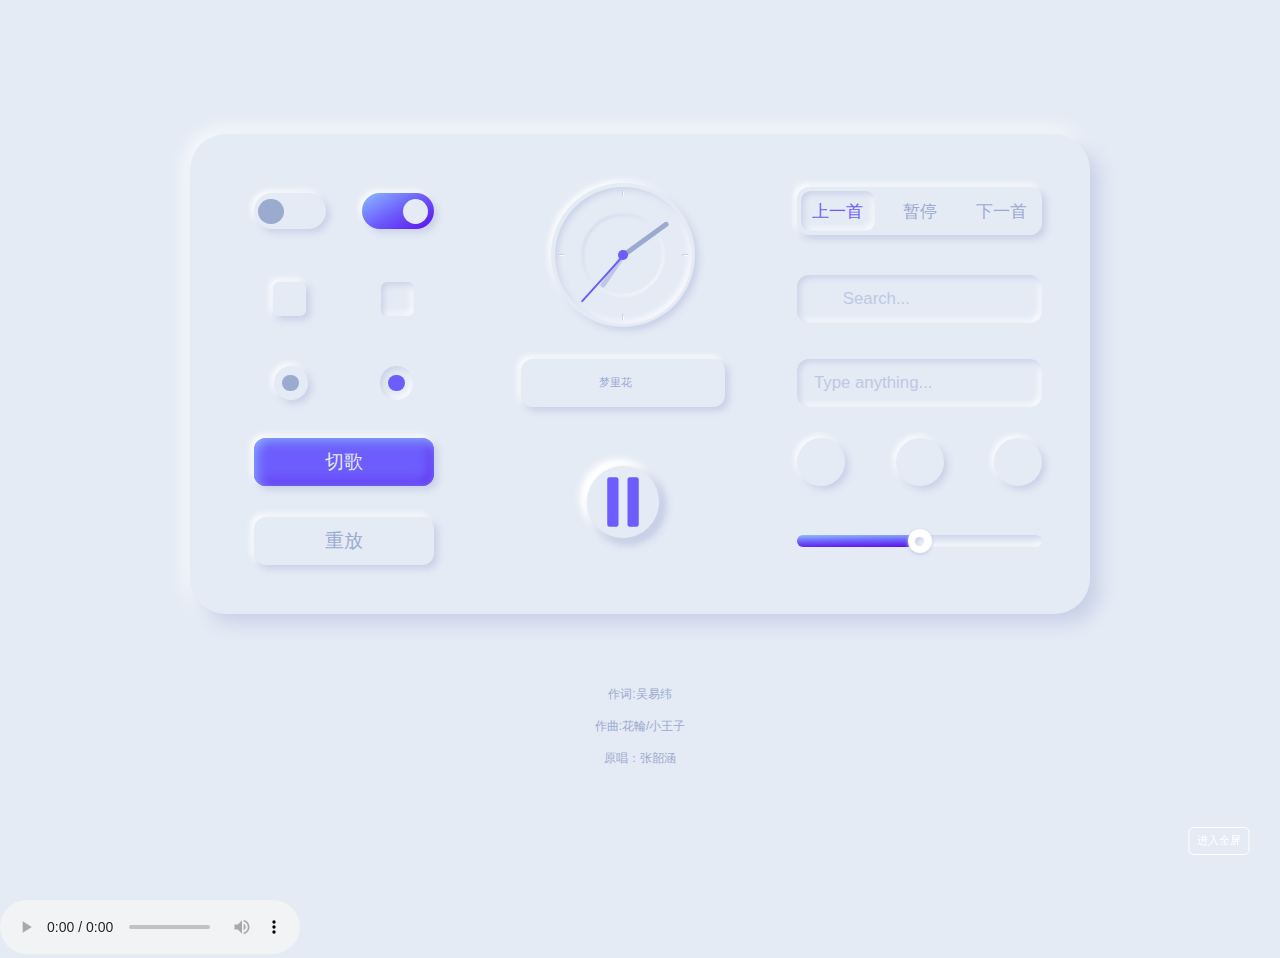
<file: my-player/index.html>
<!DOCTYPE html>
<html lang="en">
<head>
  <meta charset="UTF-8">
  <meta http-equiv="X-UA-Compatible" content="IE=edge">
  <meta name="viewport" content="width=device-width, initial-scale=1.0">
  <title>LCS-player</title>
  <link rel="stylesheet" href="//at.alicdn.com/t/c/font_3322649_ca0b7eo29gl.css">
  <link rel="stylesheet" href="./style.css">
</head>
<body>
  <div class="container">
    <div class="components">

      <div class="switch">
        <div class="switch__1">
          <input id="switch-1" type="checkbox">
          <label for="switch-1"></label>
        </div>

        <div class="switch__2">
          <input id="switch-2" type="checkbox" checked>
          <label for="switch-2"></label>
        </div>
      </div>

      <div class="checkbox">
        <div class="checkbox__1">
          <input id="checkbox-1" type="checkbox">
          <label for="checkbox-1">
            <i class="material-icons iconfont icon-shoucang"></i></label>
        </div>
        <div class="checkbox__2">
          <input id="checkbox-2" type="checkbox" checked>
          <label for="checkbox-2">
            <i class="iconfont icon-yanchurili material-icons ">
            </i></label>
        </div>
      </div>

      <div class="radio">
        <div class="radio__1">
          <input id="radio-1" type="radio" name="radio" value="1">
          <label for="radio-1"></label>
        </div>

        <div class="radio__2">
          <input id="radio-2" type="radio" name="radio" value="2" checked>
          <label for="radio-2"></label>
        </div>
      </div>

      <div class="btn btn__primary">
        <p>切歌</p>
      </div>
      <div class="btn btn__secondary">
        <p>重放</p>
      </div>

      <div class="clock">
        <div class="hand hours"></div>
        <div class="hand minutes"></div>
        <div class="hand seconds"></div>
        <div class="point"></div>
        <div class="marker">
          <span class="marker__1"></span>
          <span class="marker__2"></span>
          <span class="marker__3"></span>
          <span class="marker__4"></span>
        </div>
      </div>

      <div class="chip">
        <div class="chip__icon">
          <ion-icon name="color-palette"></ion-icon>
        </div>
        <p class="nowDate">梦里花</p>
        <div class="chip__close">
          <ion-icon name="close"></ion-icon>
        </div>
      </div>

      <div class="circle">
        <span class="circle__btn">
          <!-- <ion-icon class="pause" name="pause"></ion-icon> -->
          <svg xmlns="http://www.w3.org/2000/svg" class="ionicon s-ion-icon pause" viewBox="0 0 512 512">
            <defs>
              <style>
                .cls-1,
                .cls-2 {
                  fill: #6d5dfc;
                }
              </style>
            </defs>
            <path class="cls-1"
              d="M208 432h-48a16 16 0 01-16-16V96a16 16 0 0116-16h48a16 16 0 0116 16v320a16 16 0 01-16 16zM352 432h-48a16 16 0 01-16-16V96a16 16 0 0116-16h48a16 16 0 0116 16v320a16 16 0 01-16 16z">
            </path>
          </svg>
          <svg xmlns="http://www.w3.org/2000/svg" class="ionicon s-ion-icon play" viewBox="0 0 512 512">
            <path class="cls-2 pause"
              d="M133 440a35.37 35.37 0 01-17.5-4.67c-12-6.8-19.46-20-19.46-34.33V111c0-14.37 7.46-27.53 19.46-34.33a35.13 35.13 0 0135.77.45l247.85 148.36a36 36 0 010 61l-247.89 148.4A35.5 35.5 0 01133 440z">
            </path>
          </svg>
        </span>
        <span class="circle__back-1"></span>
        <span class="circle__back-2"></span>
      </div>

      <div class="form">
        <input type="text" class="form__input" placeholder="Type anything...">
      </div>

      <div class="search">
        <input type="text" class="search__input" placeholder="Search...">
        <div class="search__icon">
          <ion-icon name="search"></ion-icon>
        </div>
      </div>

      <div class="segmented-control">

        <input type="radio" name="radio2" value="3" id="tab-1" checked />
        <label for="tab-1" class="segmented-control__1">
          <p>上一首</p>
        </label>

        <input type="radio" name="radio2" value="4" id="tab-2" />
        <label for="tab-2" class="segmented-control__2">
          <p>暂停</p>
        </label>

        <input type="radio" name="radio2" value="5" id="tab-3" />
        <label for="tab-3" class="segmented-control__3">
          <p>下一首</p>
        </label>

        <div class="segmented-control__color"></div>
      </div>

      <div class="icon">
        <div class="icon__home">
          <i class="iconfont icon-shouye"></i>
        </div>
        <div class="icon__account">
          <i class="iconfont icon-zhaoxiangji"></i>
        </div>
        <div class="icon__settings">
          <a class="iconfont icon-sousuo" href="../christmas-tree.html"></a>
        </div>
      </div>

      <div class="slider">
        <div class="slider__box">
          <span class="slider__btn" id="find"></span>
          <span class="slider__color"></span>
          <span class="slider__tooltip">50%</span>
        </div>
      </div>
    </div>
    <div class="aplayer-lrc">
      <ul id="lrclist" class="aplayer-lrc-contents" style="transform: translateY(0px);"><!-- 保证歌词在正中间 -->
      </ul>
    </div>
  </div>
  <audio
    src="http://m701.music.126.net/20221225132154/0de3dcf111ae6791e54b0b906b2fce7c/jdymusic/obj/wo3DlMOGwrbDjj7DisKw/23062615037/e431/6231/5789/33069f21a76dd2abf71283f3464cdd22.mp3"
    id="audio" autoplay="true" preload="metadata" loop controls>
  </audio>
  <button class="btns" id="fullscr">进入全屏</button>
</body>
<script src="https://cdn.bootcdn.net/ajax/libs/jquery/3.6.2/jquery.js"></script>
<script src="./demo.js"></script>
</html>
</file>
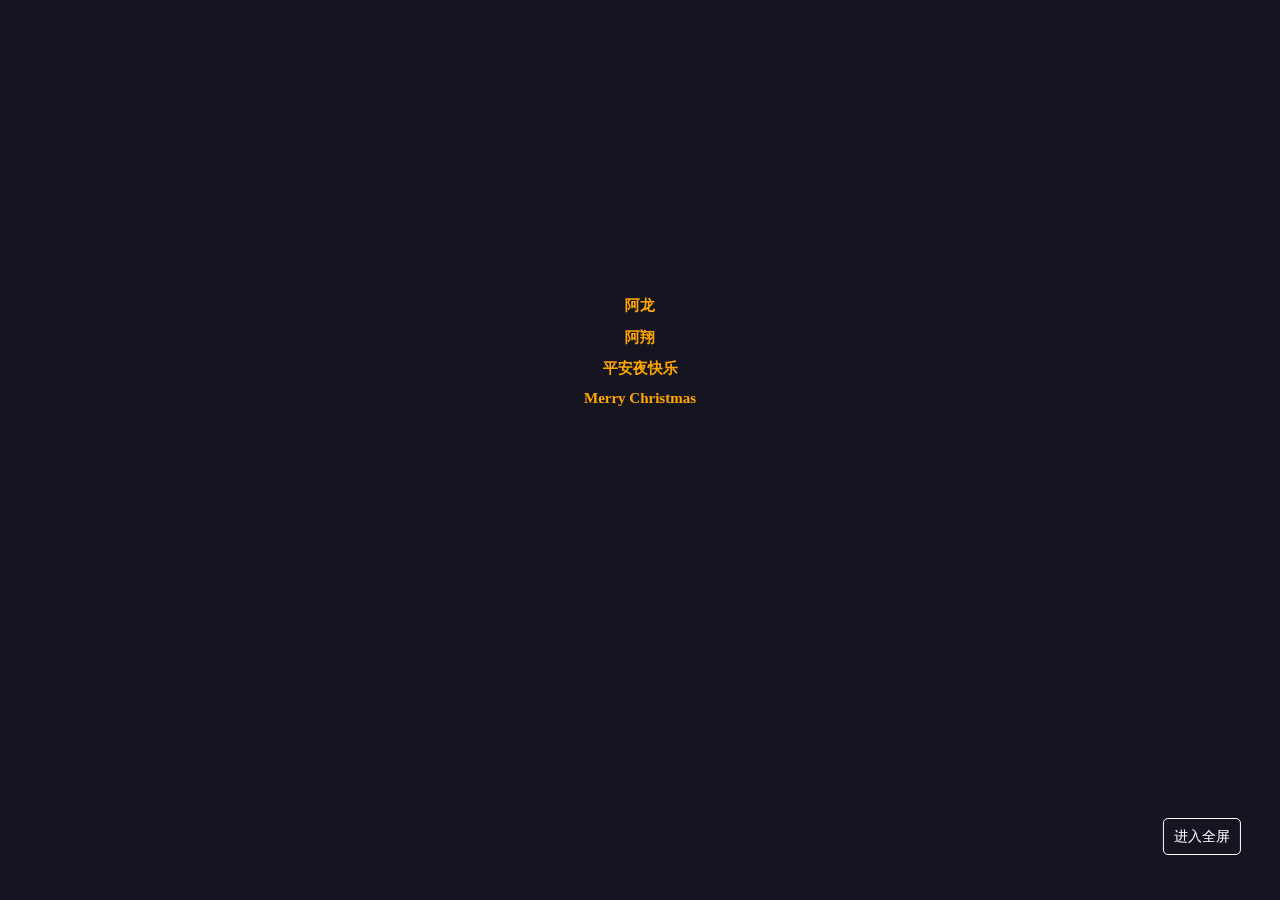
<file: christmas-tree.html>
<!DOCTYPE html>
<html lang="en">

<head>
  <meta charset="UTF-8">
  <meta http-equiv="X-UA-Compatible" content="IE=edge">
  <meta name="viewport" content="width=device-width, initial-scale=1.0">
  <title>Document</title>
</head>
<style>
  body {
    background: #de2f32;
    margin: auto
  }

  .window {
    width: 300px;
    height: 300px;
    background: #a0d5d3;
    position: absolute;
    margin: auto;
    top: 1%;
    left: 70%;
    border-radius: 50%;
    border: 10px solid #f8e7dc;
    animation: rock;
    animation-iteration-count: infinite;
    animation-duration: 1s;
  }

  @keyframes rock {
    0% {
      transform: rotate(-1deg);
    }

    50% {
      transform: rotate(2deg);
    }

    100% {
      transform: rotate(-1deg);
    }
  }

  @keyframes rock2 {
    0% {
      transform: rotate(1deg);
    }

    50% {
      transform: rotate(-2deg);
    }

    100% {
      transform: rotate(1deg);
    }
  }

  .fir {
    position: absolute;
    margin: 0 auto;
    width: 8em;
    top: 40%;
    left: 50px;
    animation: rock;
    animation-iteration-count: infinite;
    animation-duration: 1s;
  }

  .message {
    position: center;
    left: 10%;
    top: 0%;
    color: #f8e7dc;
    font-family: '';
  }

  .message h1 {
    color: orange;
    text-align: center;
    font-style: normal;
    font-size: 15px;
    margin-bottom: 0;
    white-space: nowrap;
    animation: rock;
    animation-iteration-count: infinite;
    animation-duration: 1s;
  }

  .message h2 {
    color: orange;
    text-align: center;
    font-style: normal;
    font-size: 15px;
    margin-bottom: 0;
    white-space: nowrap;
    animation: rock2;
    animation-iteration-count: infinite;
    animation-duration: 1s;

  }

  body {
    background-color: #151522;
    overflow: hidden;
    display: flex;
    align-items: center;
    justify-content: center;
  }

  body,
  html {
    height: 100%;
    width: 100%;
    margin: 0;
    padding: 0;
  }


  svg {
    width: 90%;
    height: 90%;
    visibility: hidden;

  }

  .sparkle {
    /* mix-blend-mode:luminosity */
  }

  h1::before {
    transform: scaleX(0);
    transform-origin: bottom right;
  }

  h1:hover::before {
    transform: scaleX(1);
    transform-origin: bottom left;
  }

  h1::before {
    content: " ";
    display: block;
    position: absolute;
    top: 0;
    right: 0;
    bottom: 0;
    left: 0;
    inset: 0 0 0 0;
    background: hsl(200 100% 80%);
    z-index: -1;
    transition: transform .3s ease;
  }

  h1 {
    position: relative;
    font-size: 5rem;
  }

  html {
    block-size: 100%;
    inline-size: 100%;
  }

  body {
    min-block-size: 100%;
    min-inline-size: 100%;
    margin: 0;
    box-sizing: border-box;
    display: grid;
    place-content: center;
    font-family: system-ui, sans-serif;
  }

  @media (orientation: landscape) {

    body {
      grid-auto-flow: column;
    }
  }

  h2::before {
    transform: scaleX(0);
    transform-origin: bottom right;
  }

  h2:hover::before {
    transform: scaleX(1);
    transform-origin: bottom left;
  }

  h2::before {
    content: " ";
    display: block;
    position: absolute;
    top: 0;
    right: 0;
    bottom: 0;
    left: 0;
    inset: 0 0 0 0;
    background: hsl(200 100% 80%);
    z-index: -1;
    transition: transform .3s ease;
  }

  h2 {
    position: relative;
    font-size: 5rem;
  }

  html {
    block-size: 100%;
    inline-size: 100%;
  }

  body {
    min-block-size: 100%;
    min-inline-size: 100%;
    margin: 0;
    box-sizing: border-box;
    display: grid;
    place-content: center;
    font-family: system-ui, sans-serif;
  }

  @media (orientation: landscape) {

    body {
      grid-auto-flow: column;
    }
  }
  .btn {
    position: fixed;
    bottom: 5%;
    right: 0px;
    transform: translateX(-50%);
    border: 1px solid #fff;
    border-radius: 5px;
    font-size: 0.9rem;
    padding: 0.5rem 0.7em;
    background-color: transparent;
    color: #ffffff;
    font-family: Verdana, Geneva, Tahoma, sans-serif;
    -webkit-font-smoothing: antialiased;
    cursor: pointer;
    transition: all .3s;
    z-index: 11;
  }

  .btn_works {
    left: 100px;
    right: unset;
    text-decoration: none;
  }

  .btn:hover {
    background: #ffffff;
    color: #1B1734;
  }
</style>

<body>
  <div class="message">
    <h1>阿龙</h1>
    <h2>阿翔</h2>
    <h2>平安夜快乐</h2>
    <h2>Merry Christmas</h2>
    <svg class="mainSVG" xmlns="http://www.w3.org/2000/svg" xmlns:xlink="http://www.w3.org/1999/xlink"
      viewBox="0 0 800 600">
      <defs>
        <circle id="circ" class="particle" cx="0" cy="0" r="1" />
        <polygon id="star" class="particle"
          points="4.55,0 5.95,2.85 9.1,3.3 6.82,5.52 7.36,8.65 4.55,7.17 1.74,8.65 2.27,5.52 0,3.3 3.14,2.85 " />
        <polygon id="cross" class="particle"
          points="4,3.5 2.5,2 4,0.5 3.5,0 2,1.5 0.5,0 0,0.5 1.5,2 0,3.5 0.5,4 2,2.5 3.5,4 " />
        <path id="heart" class="particle" d="M2.9,0C2.53,0,2.2,0.18,2,0.47C1.8,0.18,1.47,0,1.1,0C0.49,0,0,0.49,0,1.1
    C0,2.6,1.56,4,2,4s2-1.4,2-2.9C4,0.49,3.51,0,2.9,0z" />


        <radialGradient id="grad" cx="3" cy="3" r="6" gradientUnits="userSpaceOnUse">
          <stop offset="0" style="stop-color:red" />
          <stop offset="0.4" style="stop-color:#334673" />
          <stop offset="0.6" style="stop-color:#EDDDC4" />
          <stop offset="0.9" style="stop-color:#FEE8C7" />
          <stop offset="1" style="stop-color:red" />
        </radialGradient>
        <radialGradient id="dotGrad" cx="0" cy="0" r="50" gradientUnits="userSpaceOnUse">
          <stop offset="0" style="stop-color:#FFFFFF;stop-opacity:1" />
          <stop offset="0.1" style="stop-color:#0867C7;stop-opacity:0.6" />
          <stop offset="1" style="stop-color:#081029;stop-opacity:0" />
        </radialGradient>

        <mask id="treePathMask">
          <path class="treePathMask" fill="none" stroke-width="18" stroke="#FFF" d="M252.9,447.9c0,0-30.8-21.6,33.9-44.7c64.7-23.1,46.2-37,33.9-41.6
      c-12.3-4.6-59.3-11.6-42.4-28.5s114-52.4,81.7-66.2c-32.4-13.9-58.5-10.8-35.4-29.3s66.2-101.7,70.9-115.6
      c4.4-13.2,16.9-18.5,24.7,0c7.7,18.5,44.7,100.1,67.8,115.6c23.1,15.4-10.8,21.6-26.2,24.7c-15.4,3.1-20,33.9,33.9,49.3
      c53.9,15.4,47.8,40.1,27.7,44.7c-20,4.6-63.2,4.6-27.7,32.4s98.6,21.6,61.6,60.1" />
        </mask>
        <mask id="treeBottomMask">
          <path class="treeBottomMask" stroke="#FFF" stroke-width="8"
            d="M207.5,484.1c0,0,58.5-43.1,211.1-3.1s191-16.9,191-16.9" />
        </mask>
        <mask id="treePotMask">
          <path class="treePotMask" stroke="#FFF" stroke-width="8"
            d="M374.3,502.5c0,0-4.6,20,7.7,29.3c12.3,9.2,40.1,7.7,50.8,0s10.8-23.1,10.8-29.3" />
        </mask>

        <filter id="glow" x="-150%" y="-150%" width="280%" height="280%">
          <feOffset result="offOut" in="SourceGraphic" dx="0" dy="0" />
          <feGaussianBlur in="offOut" stdDeviation="16" result="blur" />

          <feComponentTransfer>
            <feFuncR type="discrete" tableValues="0.8" />
            <feFuncG type="discrete" tableValues="0.3" />
            <feFuncB type="discrete" tableValues="0.2" />
            <!--<feFuncA type="linear" slope="1" intercept="0" />-->
          </feComponentTransfer>

          <feComposite in="SourceGraphic" operator="over" />

        </filter>

      </defs>
      <g class="whole">

        <g class="pContainer"></g>

        <g class="tree" mask="url(#treePathMask)">
          <path
            d="M252.95,447.85a20.43,20.43,0,0,1-5.64-6.24,14,14,0,0,1-1.91-8.22,16.93,16.93,0,0,1,3.06-8,33.16,33.16,0,0,1,5.79-6.28A74.78,74.78,0,0,1,268.54,410a163.48,163.48,0,0,1,15.52-6.84c10.54-3.93,21-8.07,30.72-13.46a80.83,80.83,0,0,0,7-4.37,37.51,37.51,0,0,0,6.13-5.24c1.75-1.92,3.14-4.18,3.25-6.35s-1.12-4.18-3-5.81a25,25,0,0,0-6.72-3.91,61.25,61.25,0,0,0-7.8-2.42c-5.41-1.4-10.91-2.72-16.38-4.32a84.17,84.17,0,0,1-16.2-6.19,28.26,28.26,0,0,1-3.86-2.5,15.06,15.06,0,0,1-3.44-3.63,9,9,0,0,1-1.51-5.47,10.22,10.22,0,0,1,.61-2.78,12.88,12.88,0,0,1,1.2-2.34,26.73,26.73,0,0,1,6.58-6.56c2.35-1.76,4.76-3.33,7.19-4.84,4.87-3,9.82-5.75,14.77-8.46,9.91-5.4,19.88-10.59,29.63-16.08,4.87-2.75,9.68-5.56,14.33-8.56A81.88,81.88,0,0,0,359.45,280a23,23,0,0,0,2.41-2.79,8.36,8.36,0,0,0,1.35-2.65,2.13,2.13,0,0,0-.17-1.7,5.53,5.53,0,0,0-1.88-1.77,13.15,13.15,0,0,0-1.49-.83c-.52-.26-1.1-.49-1.76-.77-1.27-.53-2.55-1-3.83-1.53q-3.86-1.48-7.8-2.77c-5.26-1.74-10.6-3.23-16-4.79-2.72-.79-5.47-1.58-8.29-2.61a31.74,31.74,0,0,1-4.33-1.92,14.39,14.39,0,0,1-2.29-1.53,8.74,8.74,0,0,1-2.22-2.66,7.2,7.2,0,0,1-.78-4,9.09,9.09,0,0,1,1-3.24,18.93,18.93,0,0,1,3-4.21,44.88,44.88,0,0,1,3.29-3.19c.56-.5,1.12-1,1.68-1.45l1.61-1.33a84,84,0,0,0,10.88-11.88,326.2,326.2,0,0,0,18.79-27.53c5.88-9.5,11.48-19.19,16.89-29S380.1,146.16,385,136.13c1.22-2.51,2.42-5,3.57-7.54s2.29-5.09,3.14-7.45l.36-1c.14-.38.26-.75.42-1.12.29-.75.64-1.48,1-2.21a25.51,25.51,0,0,1,2.65-4.21,19.15,19.15,0,0,1,3.76-3.69,13.74,13.74,0,0,1,5.24-2.42,12.11,12.11,0,0,1,6.12.25,14.59,14.59,0,0,1,5,2.79,20.59,20.59,0,0,1,3.47,3.79,30.33,30.33,0,0,1,2.5,4.1c.35.7.7,1.39,1,2.1l.46,1.05.4,1,1.64,3.84,3.39,7.67q6.88,15.32,14.36,30.37c5,10,10.18,19.94,15.69,29.65a274.94,274.94,0,0,0,17.9,28A73.36,73.36,0,0,0,487.74,233c.49.4,1,.8,1.48,1.15l1.7,1.19a35,35,0,0,1,3.66,3,17.84,17.84,0,0,1,3.32,4.08,10.83,10.83,0,0,1,1.14,2.94,8.54,8.54,0,0,1,0,3.54,10.27,10.27,0,0,1-3.22,5.39,20.71,20.71,0,0,1-4.15,2.91,49,49,0,0,1-8.4,3.46,154,154,0,0,1-16.77,4.09l-4.15.81a9.18,9.18,0,0,0-2.87,1.08,9.51,9.51,0,0,0-4,4.7,12.55,12.55,0,0,0-.67,6.58,19.5,19.5,0,0,0,2.46,6.74A37.19,37.19,0,0,0,468,295.75a75,75,0,0,0,14.14,7.86,129.67,129.67,0,0,0,15.58,5.49A141.4,141.4,0,0,1,513.88,315a75,75,0,0,1,15.19,8.65,37.29,37.29,0,0,1,6.55,6.24,21.05,21.05,0,0,1,4.31,8.49,14.43,14.43,0,0,1-1.24,9.88,18.08,18.08,0,0,1-6.66,6.94,26.74,26.74,0,0,1-8.56,3.33c-2.84.61-5.65,1.06-8.44,1.49-5.58.86-11.13,1.61-16.52,2.77a53.48,53.48,0,0,0-7.81,2.22c-2.43.94-4.81,2.22-6,3.93a4.34,4.34,0,0,0-.77,2.82,8.45,8.45,0,0,0,1,3.29,28,28,0,0,0,4.82,6.25,80.74,80.74,0,0,0,12.81,10.4c9.29,6,19.72,10.29,30.24,14.17,5.27,1.95,10.59,3.79,15.85,5.86,2.63,1,5.24,2.14,7.79,3.39a37.94,37.94,0,0,1,7.28,4.51,11.9,11.9,0,0,1,3.63,15.57,34.68,34.68,0,0,1-4.53,7.16,77.45,77.45,0,0,1-5.64,6.29,77.31,77.31,0,0,0,5.41-6.46,34.27,34.27,0,0,0,4.22-7.21,12.64,12.64,0,0,0,.88-8,12.44,12.44,0,0,0-4.71-6.43,37.71,37.71,0,0,0-7.15-4.16c-2.53-1.16-5.13-2.18-7.76-3.14-5.26-1.91-10.62-3.62-16-5.44-10.65-3.63-21.34-7.64-31.11-13.64a83.84,83.84,0,0,1-13.61-10.49,31.27,31.27,0,0,1-5.6-6.94,12,12,0,0,1-1.55-4.68,8.17,8.17,0,0,1,.19-2.7,8.56,8.56,0,0,1,1.09-2.5,12.1,12.1,0,0,1,3.6-3.44,24.27,24.27,0,0,1,4.08-2.08,57.3,57.3,0,0,1,8.36-2.56c5.59-1.31,11.19-2.17,16.71-3.12,2.76-.48,5.5-1,8.15-1.59a22.1,22.1,0,0,0,7-2.87,13.3,13.3,0,0,0,4.82-5.15,9.42,9.42,0,0,0,.69-6.53,16,16,0,0,0-3.42-6.33,33.25,33.25,0,0,0-5.73-5.27,69.74,69.74,0,0,0-14.19-7.8,135.81,135.81,0,0,0-15.61-5.42,135.53,135.53,0,0,1-16.3-5.51,81,81,0,0,1-15.41-8.31,43.39,43.39,0,0,1-12.6-13,25.53,25.53,0,0,1-3.34-9,19.13,19.13,0,0,1,1-10,16.17,16.17,0,0,1,6.69-8,15.88,15.88,0,0,1,5-1.93l4.13-.84a147.75,147.75,0,0,0,16-4,42.41,42.41,0,0,0,7.17-3,14,14,0,0,0,2.74-1.92,3.42,3.42,0,0,0,1.12-1.68,2.41,2.41,0,0,0-.43-1.61,11.07,11.07,0,0,0-2-2.4,28,28,0,0,0-2.92-2.31l-1.76-1.22c-.65-.46-1.26-.94-1.86-1.43a59,59,0,0,1-6.43-6.27c-2-2.19-3.79-4.44-5.54-6.74a267,267,0,0,1-18.55-28.74c-5.63-9.85-10.89-19.86-16-30s-9.91-20.31-14.57-30.61l-3.45-7.76L417,124.48l-.42-1-.39-.88c-.25-.59-.54-1.15-.82-1.71a22.74,22.74,0,0,0-1.89-3.09,13,13,0,0,0-2.2-2.42,7,7,0,0,0-2.31-1.33,4.49,4.49,0,0,0-2.22-.09,8.55,8.55,0,0,0-4.59,3.32,17.85,17.85,0,0,0-1.84,2.92c-.26.54-.51,1.07-.73,1.64-.12.27-.22.56-.32.85l-.35,1c-1.06,2.93-2.23,5.47-3.42,8.1s-2.42,5.16-3.67,7.7c-5,10.18-10.29,20.16-15.77,30.05s-11.17,19.66-17.16,29.28a310.2,310.2,0,0,1-19.39,28.11,90.46,90.46,0,0,1-12,12.85l-1.65,1.35c-.52.43-1,.85-1.53,1.29a38,38,0,0,0-2.79,2.65,12.42,12.42,0,0,0-1.94,2.57,2.33,2.33,0,0,0-.28.76c0,.11,0,0,0,.09a4.57,4.57,0,0,0,1.7,1.35,25.15,25.15,0,0,0,3.36,1.51c2.46.92,5.11,1.72,7.79,2.52,5.36,1.58,10.84,3.16,16.25,5q4.06,1.37,8.08,2.94c1.34.53,2.67,1.07,4,1.63.64.27,1.36.57,2.1.94a19.66,19.66,0,0,1,2.18,1.24,11.85,11.85,0,0,1,4,4.13,8.64,8.64,0,0,1,1,3.24,9.11,9.11,0,0,1-.27,3.23,14.48,14.48,0,0,1-2.42,4.85,29.32,29.32,0,0,1-3.14,3.56,87.46,87.46,0,0,1-14,10.47c-4.85,3-9.79,5.84-14.76,8.55-9.94,5.42-20,10.49-29.91,15.72-5,2.62-9.88,5.28-14.63,8.12-2.37,1.42-4.7,2.89-6.88,4.46a22.06,22.06,0,0,0-5.45,5.14,8,8,0,0,0-.76,1.39,5.36,5.36,0,0,0-.33,1.32,4.1,4.1,0,0,0,.69,2.53,15.62,15.62,0,0,0,5.49,4.62A80.14,80.14,0,0,0,298.56,353c5.31,1.66,10.73,3.06,16.18,4.58a64.81,64.81,0,0,1,8.26,2.74,27.74,27.74,0,0,1,7.69,4.74,13.65,13.65,0,0,1,3,3.81,9.27,9.27,0,0,1,1,5,11.14,11.14,0,0,1-1.54,4.7,19.09,19.09,0,0,1-2.8,3.67,40.6,40.6,0,0,1-6.81,5.54,83.78,83.78,0,0,1-7.41,4.35c-10.11,5.26-20.76,9.16-31.39,12.82a161.69,161.69,0,0,0-15.52,6.37A74.57,74.57,0,0,0,255,420a32.17,32.17,0,0,0-5.82,5.89,16.21,16.21,0,0,0-3.19,7.52,13.61,13.61,0,0,0,1.59,8A20.29,20.29,0,0,0,252.95,447.85Z"
            fill="#cb9866" />
          <path
            d="M207.5,484.06c7.05-5.11,15.14-8.66,23.34-11.63a177.13,177.13,0,0,1,25.29-6.88,263.65,263.65,0,0,1,52.22-4.49h3.28l3.28.09,6.56.19,6.55.39c2.18.13,4.37.26,6.54.48,4.35.39,8.71.74,13,1.28l6.51.75,6.49.91c17.3,2.5,34.41,6,51.36,10.19l12.62,3.2c4.18,1,8.34,2.18,12.55,3.06,8.38,2,16.82,3.63,25.29,5.13a353.5,353.5,0,0,0,51.17,5.47c17.11.32,34.36-.66,51-4.7a118.55,118.55,0,0,0,24.21-8.47,84.82,84.82,0,0,0,11.11-6.49,47.55,47.55,0,0,0,9.69-8.53,48.1,48.1,0,0,1-9,9.45,85.1,85.1,0,0,1-10.81,7.45,116.56,116.56,0,0,1-24.23,10.24,165.66,165.66,0,0,1-25.79,5.35,232.1,232.1,0,0,1-26.27,1.71c-8.77,0-17.55-.24-26.26-1.09-2.18-.2-4.37-.35-6.54-.6l-6.52-.78c-4.36-.46-8.67-1.19-13-1.82-8.64-1.37-17.22-3.09-25.74-5-4.28-.87-8.5-2-12.75-3l-12.62-3.11q-25.06-6.37-50.58-10.47a426.37,426.37,0,0,0-51.3-5.3c-8.59-.42-17.19-.29-25.78,0a240.1,240.1,0,0,0-25.68,2.24,186.57,186.57,0,0,0-25.27,5.19c-4.15,1.16-8.26,2.49-12.28,4.05-2,.79-4,1.6-6,2.52A50.82,50.82,0,0,0,207.5,484.06Z"
            fill="#cb9866" />
          <path
            d="M374.32,502.55a48.15,48.15,0,0,0,1.24,14.35c1.15,4.52,3.29,8.64,6.49,11.35a18.5,18.5,0,0,0,5.51,3.14,39.06,39.06,0,0,0,6.41,1.82,65.78,65.78,0,0,0,13.68,1.12,72.9,72.9,0,0,0,13.72-1.44,44.51,44.51,0,0,0,6.46-1.85,17.75,17.75,0,0,0,5.51-3.15,25.45,25.45,0,0,0,7.24-11.17,52,52,0,0,0,1.9-6.91c.48-2.37.83-4.8,1.18-7.25a55.16,55.16,0,0,1,.64,7.42,40.11,40.11,0,0,1-.52,7.56,31.23,31.23,0,0,1-2.19,7.5,24.37,24.37,0,0,1-4.46,6.79,25.16,25.16,0,0,1-6.61,5,39.72,39.72,0,0,1-7.4,3A58.55,58.55,0,0,1,407.75,542a55,55,0,0,1-15.47-1.9,36.65,36.65,0,0,1-7.46-3,25.3,25.3,0,0,1-6.6-5,19.63,19.63,0,0,1-2.5-3.34,21.72,21.72,0,0,1-1.79-3.67,27.66,27.66,0,0,1-1.65-7.7,38.16,38.16,0,0,1,2-14.87Z"
            fill="#cb9866" />

        </g>
        <path class="treeBottomPath" stroke="none" fill="none" stroke-width="8"
          d="M207.5,484.1c0,0,58.5-43.1,211.1-3.1s191-16.9,191-16.9" />
        <path class="treePath" fill="none" stroke="none" stroke-miterlimit="10"
          d="M252.95,447.85s-30.81-21.57,33.89-44.68,46.22-37,33.89-41.6-59.32-11.56-42.37-28.5,114-52.38,81.66-66.25S301.48,256,324.59,237.55,390.84,135.87,395.46,122c4.41-13.24,16.95-18.49,24.65,0s44.68,100.14,67.79,115.55-10.78,21.57-26.19,24.65-20,33.89,33.89,49.3,47.76,40.06,27.73,44.68-63.17,4.62-27.73,32.35,98.6,21.57,61.63,60.09" />
        <path class="treeBottom" mask="url(#treeBottomMask)"
          d="M207.5,484.06c7.05-5.11,15.14-8.66,23.34-11.63a177.13,177.13,0,0,1,25.29-6.88,263.65,263.65,0,0,1,52.22-4.49h3.28l3.28.09,6.56.19,6.55.39c2.18.13,4.37.26,6.54.48,4.35.39,8.71.74,13,1.28l6.51.75,6.49.91c17.3,2.5,34.41,6,51.36,10.19l12.62,3.2c4.18,1,8.34,2.18,12.55,3.06,8.38,2,16.82,3.63,25.29,5.13a353.5,353.5,0,0,0,51.17,5.47c17.11.32,34.36-.66,51-4.7a118.55,118.55,0,0,0,24.21-8.47,84.82,84.82,0,0,0,11.11-6.49,47.55,47.55,0,0,0,9.69-8.53,48.1,48.1,0,0,1-9,9.45,85.1,85.1,0,0,1-10.81,7.45,116.56,116.56,0,0,1-24.23,10.24,165.66,165.66,0,0,1-25.79,5.35,232.1,232.1,0,0,1-26.27,1.71c-8.77,0-17.55-.24-26.26-1.09-2.18-.2-4.37-.35-6.54-.6l-6.52-.78c-4.36-.46-8.67-1.19-13-1.82-8.64-1.37-17.22-3.09-25.74-5-4.28-.87-8.5-2-12.75-3l-12.62-3.11q-25.06-6.37-50.58-10.47a426.37,426.37,0,0,0-51.3-5.3c-8.59-.42-17.19-.29-25.78,0a240.1,240.1,0,0,0-25.68,2.24,186.57,186.57,0,0,0-25.27,5.19c-4.15,1.16-8.26,2.49-12.28,4.05-2,.79-4,1.6-6,2.52A50.82,50.82,0,0,0,207.5,484.06Z"
          fill="#cb9866" />
        <path class="treePot" mask="url(#treePotMask)"
          d="M374.32,502.55a48.15,48.15,0,0,0,1.24,14.35c1.15,4.52,3.29,8.64,6.49,11.35a18.5,18.5,0,0,0,5.51,3.14,39.06,39.06,0,0,0,6.41,1.82,65.78,65.78,0,0,0,13.68,1.12,72.9,72.9,0,0,0,13.72-1.44,44.51,44.51,0,0,0,6.46-1.85,17.75,17.75,0,0,0,5.51-3.15,25.45,25.45,0,0,0,7.24-11.17,52,52,0,0,0,1.9-6.91c.48-2.37.83-4.8,1.18-7.25a55.16,55.16,0,0,1,.64,7.42,40.11,40.11,0,0,1-.52,7.56,31.23,31.23,0,0,1-2.19,7.5,24.37,24.37,0,0,1-4.46,6.79,25.16,25.16,0,0,1-6.61,5,39.72,39.72,0,0,1-7.4,3A58.55,58.55,0,0,1,407.75,542a55,55,0,0,1-15.47-1.9,36.65,36.65,0,0,1-7.46-3,25.3,25.3,0,0,1-6.6-5,19.63,19.63,0,0,1-2.5-3.34,21.72,21.72,0,0,1-1.79-3.67,27.66,27.66,0,0,1-1.65-7.7,38.16,38.16,0,0,1,2-14.87Z"
          fill="#cb9866" />
        <g class="treeStar">
          <path class="treeStarOutline" opacity="0"
            d="M421,53.27c5,.83,10.08,1.52,15.15,2.13l3.8.45,1.9.21c.33,0,.6.06,1,.12a2.41,2.41,0,0,1,1.27.66,2.52,2.52,0,0,1,.56,2.76,3.42,3.42,0,0,1-.78,1.07l-.66.69-2.65,2.77c-1.78,1.83-3.54,3.68-5.35,5.48l-2.7,2.71L429.81,75l-.69.67-.34.33,0,0h0a.14.14,0,0,0,0-.08s0-.07,0,0l0,.24.07.47.57,3.78c.4,2.52.71,5,1.06,7.57l.94,7.59.22,1.9c0,.06,0,.19,0,.34a2.21,2.21,0,0,1,0,.43,2.72,2.72,0,0,1-.21.84,2.85,2.85,0,0,1-2.65,1.75,2.57,2.57,0,0,1-.82-.14,3.12,3.12,0,0,1-.65-.3l-1.64-1-6.58-3.91-6.63-3.81-3.34-1.86-.42-.23-.21-.12-.14-.07a1,1,0,0,0-.59,0,1.15,1.15,0,0,0-.31.12l-.43.22-.85.44c-2.27,1.17-4.54,2.31-6.79,3.52s-4.51,2.38-6.74,3.61l-3.36,1.83-.84.46a3.07,3.07,0,0,1-1.28.44,2.68,2.68,0,0,1-2.84-3l.15-1,.29-1.89.57-3.78,1.18-7.56,1.24-7.52a.13.13,0,0,0,0,.08l0,0-.1-.09-.17-.17-1.37-1.34-2.73-2.68-10.93-10.7-.34-.33a4,4,0,0,1-.64-.84,3.63,3.63,0,0,1-.43-2.12,3.68,3.68,0,0,1,2.64-3.17l.52-.11.25,0,.47-.06.95-.12,1.9-.25,7.58-1,7.6-.9,1.9-.23.95-.11c.24,0,.11,0,.09,0l-.09.05-.07.08,0,0,.09-.16.46-.84.91-1.68c2.41-4.5,4.95-8.92,7.51-13.34l1-1.66.48-.83.24-.41.13-.23a3.49,3.49,0,0,1,.22-.33,2.66,2.66,0,0,1,2.83-.9,2.52,2.52,0,0,1,1.26.84,2.85,2.85,0,0,1,.37.62l.18.44q1.45,3.54,3,7.06c1,2.36,2,4.68,3.06,7,.51,1.17,1.06,2.32,1.59,3.48l.8,1.74a2.12,2.12,0,0,0,.45.75A1.42,1.42,0,0,0,421,53.27Zm-.06.39a1.82,1.82,0,0,1-1-.46,2.52,2.52,0,0,1-.56-.86l-.84-1.72c-.56-1.14-1.11-2.3-1.69-3.43-1.17-2.27-2.29-4.56-3.5-6.81s-2.39-4.51-3.6-6.76l-.23-.42a.8.8,0,0,0-.14-.18.58.58,0,0,0-.33-.15.56.56,0,0,0-.57.28L407,36.48c-2.09,4.66-4.2,9.31-6.45,13.88l-.83,1.72-.42.86-.13.27a3.57,3.57,0,0,1-2,1.67,4.26,4.26,0,0,1-.84.18l-.95.13-1.89.27L386,56.53l-7.58,1-3.49.44a.45.45,0,0,0,.34-.4.51.51,0,0,0-.07-.28s-.06-.08-.07-.08l.33.34,10.65,11,2.66,2.75,1.33,1.37.4.42a3.41,3.41,0,0,1,.53.84,3.36,3.36,0,0,1,.24,1.95c-.53,2.56-1,5-1.57,7.52L388,90.85l-.83,3.73-.42,1.87-.2.9a.5.5,0,0,0,0,.3.58.58,0,0,0,.52.37,6.28,6.28,0,0,0,1.38-.58l3.46-1.62q3.47-1.61,6.9-3.3c2.3-1.1,4.57-2.26,6.85-3.39l.86-.43.43-.21a2.55,2.55,0,0,1,.57-.22,2.21,2.21,0,0,1,1.29.08l.29.13.21.11.42.23,3.37,1.81,6.8,3.51,6.85,3.41,1.71.85c.19.09.15.07.22.08a.25.25,0,0,0,.12,0,.42.42,0,0,0,.21-.1.33.33,0,0,0,.1-.19.2.2,0,0,0,0-.09.1.1,0,0,0,0,0l0-.13L428.74,96l-1.42-7.52c-.43-2.51-.9-5-1.29-7.54l-.6-3.78-.08-.47,0-.24a3.75,3.75,0,0,1,0-.45,3.37,3.37,0,0,1,.52-1.9,3.33,3.33,0,0,1,.3-.4,3.73,3.73,0,0,1,.3-.3l.35-.32.7-.65,2.81-2.59,2.86-2.54c1.9-1.71,3.84-3.36,5.77-5l2.91-2.49a12.91,12.91,0,0,0,1.15-1,.7.7,0,0,0-.06-.79.73.73,0,0,0-.37-.26c-.23-.06-.6-.13-.89-.2l-1.87-.4L436,56.39C431,55.39,426,54.45,420.95,53.66Z"
            fill="#FFFCF9" />
          <path
            d="M408.12,83.45l-17.78,8.94,3.72-19.55-14-14.15,19.74-2.5,9.13-17.68,8.48,18L437,59.73l-14.5,13.63,3,19.67Z"
            fill="#C89568" />
        </g>
        <circle class="sparkle" fill="url(#dotGrad)" cx="0" cy="0" r="50" />

      </g>
    </svg>
    <button class="btn" id="fullscr">进入全屏</button>
</body>
<script src="https://unpkg.co/gsap@3/dist/gsap.min.js"></script>
<script src="https://s3-us-west-2.amazonaws.com/s.cdpn.io/16327/MorphSVGPlugin3.min.js"></script>
<script src="https://s3-us-west-2.amazonaws.com/s.cdpn.io/16327/DrawSVGPlugin3.min.js"></script>
<script src="https://s3-us-west-2.amazonaws.com/s.cdpn.io/16327/MotionPathPlugin.min.js"></script>
<script src="https://s3-us-west-2.amazonaws.com/s.cdpn.io/16327/Physics2DPlugin3.min.js"></script>
<script src="https://s3-us-west-2.amazonaws.com/s.cdpn.io/16327/EasePack3.min.js"></script>
<script>
  MorphSVGPlugin.convertToPath('polygon');
var xmlns = "http://www.w3.org/2000/svg",
  xlinkns = "http://www.w3.org/1999/xlink",
select = function(s) {
    return document.querySelector(s);
  },
  selectAll = function(s) {
    return document.querySelectorAll(s);
  },
  pContainer = select('.pContainer'),
  mainSVG = select('.mainSVG'),
  star = select('#star'),
  sparkle = select('.sparkle'),
  tree = select('#tree'),
  showParticle = true,
  particleColorArray = ['#E8F6F8', '#ACE8F8', '#F6FBFE','#A2CBDC','#B74551', '#5DBA72', '#910B28', '#910B28', '#446D39'],
  particleTypeArray = ['#star','#circ','#cross','#heart'],
 // particleTypeArray = ['#star'],
  particlePool = [],
  particleCount = 0,
  numParticles = 201


gsap.set('svg', {
  visibility: 'visible'
})

gsap.set(sparkle, {
	transformOrigin:'50% 50%',
	y:-100
})

let getSVGPoints = (path) => {
	
	let arr = []
	var rawPath = MotionPathPlugin.getRawPath(path)[0];
	rawPath.forEach((el, value) => {
		let obj = {}
		obj.x = rawPath[value * 2]
		obj.y = rawPath[(value * 2) + 1]
		if(value % 2) {
			arr.push(obj)
		}
		//console.log(value)
	})
	
	return arr;
}
let treePath = getSVGPoints('.treePath'),
    treeBottomPath = getSVGPoints('.treeBottomPath'),
    mainTl = gsap.timeline({delay:0, repeat:0}),
    starTl;

function flicker(p){

  gsap.killTweensOf(p, {opacity:true});
  gsap.fromTo(p, {
    opacity:1
  }, {
		duration: 0.07,
    opacity:Math.random(),
    repeat:-1
  })
}

function createParticles() {
  
  var i = numParticles, p, particleTl, step = numParticles/treePath.length, pos;
  while (--i > -1) {
    
    p = select(particleTypeArray[i%particleTypeArray.length]).cloneNode(true);
    mainSVG.appendChild(p);
    p.setAttribute('fill', particleColorArray[i % particleColorArray.length]);
    p.setAttribute('class', "particle");   
    particlePool.push(p);
    //hide them initially
    gsap.set(p, {
                 x:-100, 
                 y:-100,
   transformOrigin:'50% 50%'
                 })
    
    

  }

}

var getScale = gsap.utils.random(0.5, 3, 0.001, true);

function playParticle(p){
  if(!showParticle){return};
  var p = particlePool[particleCount]
 gsap.set(p, {
	 x: gsap.getProperty('.pContainer', 'x'),
	 y: gsap.getProperty('.pContainer', 'y'),
	 scale:getScale()
    }
    );
var tl = gsap.timeline();
  tl.to(p, {
		duration: gsap.utils.random(0.61,6),
      physics2D: {
        velocity: gsap.utils.random(-23, 23),
        angle:gsap.utils.random(-180, 180),
        gravity:gsap.utils.random(-6, 50)
      },
      scale:0,
      rotation:gsap.utils.random(-123,360),
      ease: 'power1',
      onStart:flicker,
      onStartParams:[p],
      onRepeat: (p) => {
        gsap.set(p, {         
            scale:getScale()
        })
      },
      onRepeatParams: [p]

    });
  

  particleCount++;
  particleCount = (particleCount >=numParticles) ? 0 : particleCount
  
}

function drawStar(){
  
  starTl = gsap.timeline({onUpdate:playParticle})
  starTl.to('.pContainer, .sparkle', {
		duration: 6,
		motionPath :{
			path: '.treePath',
      autoRotate: false
		},
    ease: 'linear'
  })  
  .to('.pContainer, .sparkle', {
		duration: 1,
    onStart:function(){showParticle = false},
    x:treeBottomPath[0].x,
    y:treeBottomPath[0].y
  })
  .to('.pContainer, .sparkle',  {
		duration: 2,
    onStart:function(){showParticle = true},
		motionPath :{
			path: '.treeBottomPath',
      autoRotate: false
		},
    ease: 'linear'    
  },'-=0')
.from('.treeBottomMask', {
		duration: 2,
  drawSVG:'0% 0%',
  stroke:'#FFF',
  ease:'linear'
},'-=2')  
   
}


createParticles();
drawStar();

mainTl.from(['.treePathMask','.treePotMask'],{
	duration: 6,
  drawSVG:'0% 0%',
  stroke:'#FFF',
	stagger: {
		each: 6
	},
  duration: gsap.utils.wrap([6, 1,2]),
  ease:'linear'
})
.from('.treeStar', {
	duration: 3,
  scaleY:0,
  scaleX:0.15,
  transformOrigin:'50% 50%',
  ease: 'elastic(1,0.5)'
},'-=4')

 .to('.sparkle', {
	duration: 3,
    opacity:0,
    ease:"rough({strength: 2, points: 100, template: linear, taper: both, randomize: true, clamp: false})"
  },'-=0')
  .to('.treeStarOutline', {
	duration: 1,
    opacity:1,
    ease:"rough({strength: 2, points: 16, template: linear, taper: none, randomize: true, clamp: false})"
  },'+=1')

mainTl.add(starTl, 0)
gsap.globalTimeline.timeScale(1.5);

let fullscreen;
  let fsEnter = document.getElementById('fullscr');
  fsEnter.addEventListener('click', function (e) {
    e.preventDefault();
    if (!fullscreen) {
      fullscreen = true;
      document.documentElement.requestFullscreen();
      fsEnter.innerHTML = "退出全屏";
      fsEnter.style.display = 'none'
    }
    else {
      fullscreen = false;
      document.exitFullscreen();
      fsEnter.innerHTML = "全屏";
    }
  });
</script>
</html>
</file>
<file: my-player/style.css>
:root {
  --primary-light: #8abdff;
  --primary: #6d5dfc;
  --primary-dark: #5b0eeb;
  --white: #ffffff;
  --greyLight-1: #e4ebf5;
  /* --greyLight-1: #152a48; */
  --greyLight-2: #c8d0e7;
  --greyLight-3: #bec8e4;
  --greyDark: #9baacf;
}

*,
*::before,
*::after {
  margin: 0;
  padding: 0;
  box-sizing: inherit;
}

html {
  box-sizing: border-box;
  font-size: 62.5%;
  overflow-y: scroll;
  background: var(--greyLight-1);
}

@media screen and (min-width: 900px) {
  html {
    font-size: 75%;
  }
}

.container {
  min-height: 100vh;
  display: flex;
  flex-direction: column;
  justify-content: center;
  align-items: center;
  font-family: "Poppins", sans-serif;
  background: var(--greyLight-1);
}

.components {
  width: 75rem;
  height: 40rem;
  border-radius: 3rem;
  box-shadow: 0.8rem 0.8rem 1.4rem var(--greyLight-2), -0.2rem -0.2rem 1.8rem var(--white);
  padding: 4rem;
  display: grid;
  grid-template-columns: 17.6rem 19rem 20.4rem;
  grid-template-rows: repeat(autofit, -webkit-min-content);
  grid-template-rows: repeat(autofit, min-content);
  grid-column-gap: 5rem;
  grid-row-gap: 2.5rem;
  align-items: center;
}

/*  SWITCH  */
.switch {
  grid-column: 1/2;
  display: grid;
  grid-template-columns: repeat(2, -webkit-min-content);
  grid-template-columns: repeat(2, min-content);
  grid-gap: 3rem;
  justify-self: center;
}

.switch input {
  display: none;
}

.switch__1,
.switch__2 {
  width: 6rem;
}

.switch__1 label,
.switch__2 label {
  display: flex;
  align-items: center;
  width: 100%;
  height: 3rem;
  box-shadow: 0.3rem 0.3rem 0.6rem var(--greyLight-2), -0.2rem -0.2rem 0.5rem var(--white);
  background: rgba(255, 255, 255, 0);
  position: relative;
  cursor: pointer;
  border-radius: 1.6rem;
}

.switch__1 label::after,
.switch__2 label::after {
  content: "";
  position: absolute;
  left: 0.4rem;
  width: 2.1rem;
  height: 2.1rem;
  border-radius: 50%;
  background: var(--greyDark);
  transition: all 0.4s ease;
}

.switch__1 label::before,
.switch__2 label::before {
  content: "";
  width: 100%;
  height: 100%;
  border-radius: inherit;
  background: linear-gradient(330deg, var(--primary-dark) 0%, var(--primary) 50%, var(--primary-light) 100%);
  opacity: 0;
  transition: all 0.4s ease;
}

.switch input:checked~label::before {
  opacity: 1;
}

.switch input:checked~label::after {
  left: 57%;
  background: var(--greyLight-1);
}

/*  CHECKBOX  */
.checkbox {
  grid-column: 1/2;
  display: grid;
  grid-template-columns: repeat(2, 6rem);
  grid-gap: 3rem;
  justify-content: center;
}

.checkbox input {
  display: none;
}

.checkbox__1,
.checkbox__2 {
  width: 6rem;
  display: flex;
  justify-content: center;
}

.checkbox__1 label,
.checkbox__2 label {
  box-shadow: 0.3rem 0.3rem 0.6rem var(--greyLight-2), -0.2rem -0.2rem 0.5rem var(--white);
  cursor: pointer;
  position: relative;
  display: flex;
  justify-content: center;
  align-items: center;
  border-radius: 0.5rem;
  width: 2.8rem;
  height: 2.8rem;
}

.checkbox__1 label:hover i,
.checkbox__2 label:hover i {
  color: var(--primary);
}

.checkbox__1 label i,
.checkbox__2 label i {
  font-size: 1.8rem;
  font-weight: 700;
  color: var(--greyDark);
  transition: 0.3s ease;
}

.checkbox__1 input:checked~label,
.checkbox__2 input:checked~label {
  box-shadow: inset 0.2rem 0.2rem 0.5rem var(--greyLight-2), inset -0.2rem -0.2rem 0.5rem var(--white);
}

.checkbox__1 input:checked~label i,
.checkbox__2 input:checked~label i {
  color: var(--primary);
}

/*  RADIO  */
.radio {
  grid-column: 1/2;
  display: grid;
  grid-template-columns: repeat(2, 1fr);
  justify-items: center;
}

.radio input {
  display: none;
}

.radio__1 input:checked~label,
.radio__2 input:checked~label {
  box-shadow: inset 0.2rem 0.2rem 0.5rem var(--greyLight-2), inset -0.2rem -0.2rem 0.5rem var(--white);
}

.radio__1 input:checked~label::after,
.radio__2 input:checked~label::after {
  background: var(--primary);
}

.radio__1 label,
.radio__2 label {
  box-shadow: 0.3rem 0.3rem 0.6rem var(--greyLight-2), -0.2rem -0.2rem 0.5rem var(--white);
  position: relative;
  display: flex;
  justify-content: center;
  align-items: center;
  cursor: pointer;
  width: 2.8rem;
  height: 2.8rem;
  border-radius: 50%;
}

.radio__1 label:hover::after,
.radio__2 label:hover::after {
  background: var(--primary);
}

.radio__1 label::after,
.radio__2 label::after {
  content: "";
  position: absolute;
  width: 1.4rem;
  height: 1.4rem;
  background: var(--greyDark);
  border-radius: 50%;
  transition: 0.3s ease;
}

/*  BUTTONS  */
.btn {
  width: 15rem;
  height: 4rem;
  border-radius: 1rem;
  box-shadow: 0.3rem 0.3rem 0.6rem var(--greyLight-2), -0.2rem -0.2rem 0.5rem var(--white);
  justify-self: center;
  display: flex;
  align-items: center;
  justify-content: center;
  cursor: pointer;
  transition: 0.3s ease;
}

.btn__primary {
  grid-column: 1/2;
  grid-row: 4/5;
  background: var(--primary);
  box-shadow: inset 0.2rem 0.2rem 1rem var(--primary-light), inset -0.2rem -0.2rem 1rem var(--primary-dark), 0.3rem 0.3rem 0.6rem var(--greyLight-2), -0.2rem -0.2rem 0.5rem var(--white);
  color: var(--greyLight-1);
}

.btn__primary:hover {
  color: var(--white);
}

.btn__primary:active {
  box-shadow: inset 0.2rem 0.2rem 1rem var(--primary-dark), inset -0.2rem -0.2rem 1rem var(--primary-light);
}

.btn__secondary {
  grid-column: 1/2;
  grid-row: 5/6;
  color: var(--greyDark);
}

.btn__secondary:hover {
  color: var(--primary);
}

.btn__secondary:active {
  box-shadow: inset 0.2rem 0.2rem 0.5rem var(--greyLight-2), inset -0.2rem -0.2rem 0.5rem var(--white);
}

.btn p {
  font-size: 1.6rem;
}

/*  CLOCK  */
.clock {
  grid-column: 2/3;
  grid-row: 1/3;
  width: 12rem;
  height: 12rem;
  justify-self: center;
  box-shadow: 0.3rem 0.3rem 0.6rem var(--greyLight-2), -0.2rem -0.2rem 0.5rem var(--white);
  border-radius: 50%;
  display: flex;
  justify-content: center;
  align-items: center;
  position: relative;
}

.clock .hand {
  position: absolute;
  transform-origin: bottom;
  bottom: 6rem;
  border-radius: 0.2rem;
  z-index: 200;
}

.clock .hours {
  width: 0.4rem;
  height: 3.2rem;
  background: var(--greyLight-3);
}

.clock .minutes {
  width: 0.4rem;
  height: 4.6rem;
  background: var(--greyDark);
}

.clock .seconds {
  width: 0.2rem;
  height: 5.2rem;
  background: var(--primary);
}

.clock .point {
  position: absolute;
  width: 0.8rem;
  height: 0.8rem;
  border-radius: 50%;
  background: var(--primary);
  z-index: 300;
}

.clock .marker {
  width: 95%;
  height: 95%;
  border-radius: 50%;
  position: relative;
  box-shadow: inset 0.2rem 0.2rem 0.5rem var(--greyLight-2), inset -0.2rem -0.2rem 0.5rem var(--white);
}

.clock .marker::after {
  content: "";
  width: 60%;
  height: 60%;
  position: absolute;
  box-shadow: inset 1px 1px 1px var(--greyLight-2), inset -1px -1px 1px var(--white);
  border-radius: 50%;
  top: 20%;
  left: 20%;
  filter: blur(1px);
}

.clock .marker__1,
.clock .marker__2,
.clock .marker__3,
.clock .marker__4 {
  position: absolute;
  border-radius: 0.1rem;
  box-shadow: inset 1px 1px 1px var(--greyLight-2), inset -1px -1px 1px var(--white);
}

.clock .marker__1,
.clock .marker__2 {
  width: 0.2rem;
  height: 0.6rem;
  left: 5.6rem;
}

.clock .marker__3,
.clock .marker__4 {
  width: 0.6rem;
  height: 0.2rem;
  top: 5.6rem;
}

.clock .marker__1 {
  top: 2%;
}

.clock .marker__2 {
  top: 98%;
  transform: translateY(-0.6rem);
}

.clock .marker__3 {
  left: 2%;
}

.clock .marker__4 {
  left: 98%;
  transform: translateX(-0.6rem);
}

/*  CHIP  */
.chip {
  grid-column: 2/3;
  grid-row: 3/4;
  justify-self: center;
  width: 17rem;
  height: 4rem;
  border-radius: 1rem;
  box-shadow: 0.3rem 0.3rem 0.6rem var(--greyLight-2), -0.2rem -0.2rem 0.5rem var(--white);
  display: flex;
  justify-content: space-between;
  align-items: center;
}

.chip__icon {
  width: 3rem;
  height: 3rem;
  border-radius: 1rem;
  margin: 0 0 0 0.2rem;
  display: flex;
  justify-content: center;
  align-items: center;
  font-size: 1.8rem;
  color: var(--primary);
}

.chip p {
  font-size: 0.9rem;
  margin-left: -1.8rem;
  color: var(--greyDark);
}

.chip__close {
  width: 1.6rem;
  height: 1.6rem;
  margin: 0 0.5rem;
  display: flex;
  font-size: 1.6rem;
  color: var(--greyLight-3);
  cursor: pointer;
}

/*  PLAY BUTTON  */
.circle {
  grid-column: 2/3;
  grid-row: 4/6;
  width: 9rem;
  height: 100%;
  justify-self: center;
  border-radius: 1rem;
  display: grid;
  grid-template-rows: 1fr;
  justify-items: center;
  align-items: center;
}

.circle__btn {
  grid-row: 1/2;
  grid-column: 1/2;
  width: 6rem;
  height: 6rem;
  display: flex;
  margin: 0.6rem;
  justify-content: center;
  align-items: center;
  border-radius: 50%;
  font-size: 3.2rem;
  color: var(--primary);
  z-index: 300;
  background: var(--greyLight-1);
  box-shadow: 0.3rem 0.3rem 0.6rem var(--greyLight-2), -0.2rem -0.2rem 0.5rem var(--white);
  cursor: pointer;
  position: relative;
}

.circle__btn.shadow {
  box-shadow: inset 0.2rem 0.2rem 0.5rem var(--greyLight-2), inset -0.2rem -0.2rem 0.5rem var(--white);
}

.circle__btn .play {
  position: absolute;
  opacity: 0;
  transition: all 0.2s linear;
}

.circle__btn .play.visibility {
  opacity: 1;
}

.circle__btn .pause {
  position: absolute;
  transition: all 0.2s linear;
}

.circle__btn .pause.visibility {
  opacity: 0;
}

.circle__back-1,
.circle__back-2 {
  grid-row: 1/2;
  grid-column: 1/2;
  width: 6rem;
  height: 6rem;
  border-radius: 50%;
  filter: blur(1px);
  z-index: 100;
}

.circle__back-1 {
  box-shadow: 0.4rem 0.4rem 0.8rem var(--greyLight-2), -0.4rem -0.4rem 0.8rem var(--white);
  background: linear-gradient(to bottom right, var(--greyLight-2) 0%, var(--white) 100%);
  -webkit-animation: waves 4s linear infinite;
  animation: waves 4s linear infinite;
}

.circle__back-1.paused {
  -webkit-animation-play-state: paused;
  animation-play-state: paused;
}

.circle__back-2 {
  box-shadow: 0.4rem 0.4rem 0.8rem var(--greyLight-2), -0.4rem -0.4rem 0.8rem var(--white);
  -webkit-animation: waves 4s linear 2s infinite;
  animation: waves 4s linear 2s infinite;
}

.circle__back-2.paused {
  -webkit-animation-play-state: paused;
  animation-play-state: paused;
}

/*  FORM  */
.form {
  grid-column: 3/4;
  grid-row: 3/4;
}

.form__input {
  width: 20.4rem;
  height: 4rem;
  border: none;
  border-radius: 1rem;
  font-size: 1.4rem;
  padding-left: 1.4rem;
  box-shadow: inset 0.2rem 0.2rem 0.5rem var(--greyLight-2), inset -0.2rem -0.2rem 0.5rem var(--white);
  background: none;
  font-family: inherit;
  color: var(--greyDark);
}

.form__input::-moz-placeholder {
  color: var(--greyLight-3);
}

.form__input:-ms-input-placeholder {
  color: var(--greyLight-3);
}

.form__input::placeholder {
  color: var(--greyLight-3);
}

.form__input:focus {
  outline: none;
  box-shadow: 0.3rem 0.3rem 0.6rem var(--greyLight-2), -0.2rem -0.2rem 0.5rem var(--white);
}

/*  SEARCH  */
.search {
  grid-column: 3/4;
  grid-row: 2/3;
  position: relative;
  display: flex;
  align-items: center;
}

.search__input {
  width: 20.4rem;
  height: 4rem;
  border: none;
  border-radius: 1rem;
  font-size: 1.4rem;
  padding-left: 3.8rem;
  box-shadow: inset 0.2rem 0.2rem 0.5rem var(--greyLight-2), inset -0.2rem -0.2rem 0.5rem var(--white);
  background: none;
  font-family: inherit;
  color: var(--greyDark);
}

.search__input::-moz-placeholder {
  color: var(--greyLight-3);
}

.search__input:-ms-input-placeholder {
  color: var(--greyLight-3);
}

.search__input::placeholder {
  color: var(--greyLight-3);
}

.search__input:focus {
  outline: none;
  box-shadow: 0.3rem 0.3rem 0.6rem var(--greyLight-2), -0.2rem -0.2rem 0.5rem var(--white);
}

.search__input:focus+.search__icon {
  color: var(--primary);
}

.search__icon {
  height: 2rem;
  position: absolute;
  font-size: 2rem;
  padding: 0 1rem;
  display: flex;
  color: var(--greyDark);
  transition: 0.3s ease;
}

/*  SEGMENTED-CONTROL */
.segmented-control {
  grid-column: 3/4;
  grid-row: 1/2;
  width: 20.4rem;
  height: 4rem;
  box-shadow: 0.3rem 0.3rem 0.6rem var(--greyLight-2), -0.2rem -0.2rem 0.5rem var(--white);
  border-radius: 1rem;
  display: flex;
  align-items: center;
  position: relative;
}

.segmented-control input {
  display: none;
}

.segmented-control>input:checked+label {
  transition: all 0.5s ease;
  color: var(--primary);
}

.segmented-control__1,
.segmented-control__2,
.segmented-control__3 {
  width: 6.8rem;
  height: 3.6rem;
  font-size: 1.4rem;
  display: flex;
  justify-content: center;
  align-items: center;
  cursor: pointer;
  color: var(--greyDark);
  transition: all 0.5s ease;
}

.segmented-control__1:hover,
.segmented-control__2:hover,
.segmented-control__3:hover {
  color: var(--primary);
}

.segmented-control__color {
  position: absolute;
  height: 3.4rem;
  width: 6.2rem;
  margin-left: 0.3rem;
  border-radius: 0.8rem;
  box-shadow: inset 0.2rem 0.2rem 0.5rem var(--greyLight-2), inset -0.2rem -0.2rem 0.5rem var(--white);
  pointer-events: none;
}

#tab-1:checked~.segmented-control__color {
  transform: translateX(0);
  transition: transform 0.3s cubic-bezier(0.645, 0.045, 0.355, 1);
}

#tab-2:checked~.segmented-control__color {
  transform: translateX(6.8rem);
  transition: transform 0.3s cubic-bezier(0.645, 0.045, 0.355, 1);
}

#tab-3:checked~.segmented-control__color {
  transform: translateX(13.6rem);
  transition: transform 0.3s cubic-bezier(0.645, 0.045, 0.355, 1);
}

/*  ICONS  */
.icon {
  grid-column: 3/4;
  grid-row: 4/5;
  display: flex;
  justify-content: space-between;
}

.icon__account,
.icon__home,
.icon__settings {
  width: 4rem;
  height: 4rem;
  border-radius: 50%;
  box-shadow: 0.3rem 0.3rem 0.6rem var(--greyLight-2), -0.2rem -0.2rem 0.5rem var(--white);
  display: flex;
  justify-content: center;
  align-items: center;
  font-size: 2rem;
  cursor: pointer;
  color: var(--greyDark);
  transition: all 0.5s ease;
}

.icon__account:active,
.icon__home:active,
.icon__settings:active {
  box-shadow: inset 0.2rem 0.2rem 0.5rem var(--greyLight-2), inset -0.2rem -0.2rem 0.5rem var(--white);
  color: var(--primary);
}

.icon__account:hover,
.icon__home:hover,
.icon__settings:hover {
  color: var(--primary);
}

/*  RANGE-SLIDER  */
.slider {
  grid-column: 3/4;
  grid-row: 5/6;
  align-self: center;
  display: flex;
  flex-direction: column;
}

.slider__box {
  width: 100%;
  height: 1rem;
  cursor: pointer;
  box-shadow: inset 0.2rem 0.2rem 0.5rem var(--greyLight-2), inset -0.2rem -0.2rem 0.5rem var(--white);
  border-radius: 1rem;
  position: relative;
  display: flex;
  justify-content: center;
  align-items: center;
}

.slider__btn {
  width: 2rem;
  height: 2rem;
  border-radius: 50%;
  background: var(--white);
  position: absolute;
  box-shadow: 0px 0.1rem 0.3rem 0px var(--greyLight-3);
  z-index: 200;
  display: flex;
  justify-content: center;
  align-items: center;
}

.slider__btn:hover~.slider__tooltip {
  opacity: 1;
}

.slider__btn::after {
  content: "";
  position: absolute;
  width: 0.8rem;
  height: 0.8rem;
  border-radius: 50%;
  box-shadow: inset 0.2rem 0.2rem 0.5rem var(--greyLight-2), inset -0.2rem -0.2rem 0.5rem var(--white);
}

.slider__color {
  height: 100%;
  width: 50%;
  position: absolute;
  left: 0;
  z-index: 100;
  border-radius: inherit;
  background: var(--primary);
  background: linear-gradient(-1deg, var(--primary-dark) 0%, var(--primary) 50%, var(--primary-light) 100%);
}

.slider__tooltip {
  position: absolute;
  top: 2.6rem;
  height: 2.5rem;
  width: 3rem;
  border-radius: 0.6rem;
  display: flex;
  justify-content: center;
  align-items: center;
  font-size: 1.2rem;
  color: var(--primary);
  box-shadow: 0.3rem 0.3rem 0.6rem var(--greyLight-2), -0.2rem -0.2rem 0.5rem var(--white);
  opacity: 0;
  transition: opacity 0.3s ease;
}

@-webkit-keyframes waves {
  0% {
    transform: scale(1);
    opacity: 1;
  }

  50% {
    opacity: 1;
  }

  100% {
    transform: scale(2);
    opacity: 0;
  }
}

@keyframes waves {
  0% {
    transform: scale(1);
    opacity: 1;
  }

  50% {
    opacity: 1;
  }

  100% {
    transform: scale(2);
    opacity: 0;
  }
}

.dribbble {
  position: fixed;
  font-size: 2.6rem;
  right: 2rem;
  bottom: 1rem;
  color: #ea4c89;
}

.btns {
  position: fixed;
  bottom: 5%;
  right: 0px;
  transform: translateX(-50%);
  border: 1px solid #fff;
  border-radius: 5px;
  font-size: 0.9rem;
  padding: 0.5rem 0.7em;
  background-color: transparent;
  color: #ffffff;
  font-family: Verdana, Geneva, Tahoma, sans-serif;
  -webkit-font-smoothing: antialiased;
  cursor: pointer;
  transition: all .3s;
  z-index: 11;
}

.btns_works {
  left: 100px;
  right: unset;
  text-decoration: none;
}

.btns:hover {
  background: #ffffff;
  color: #1B1734;
}

.s-ion-icon {
  color: var(--primary)
}

.checkbox__1 label i,
.checkbox__2 label i {
  font-size: 1.8rem;
  font-weight: 700;
  color: var(--greyDark);
  transition: 0.3s ease;
}

.material-icons {
  font-family: 'Material Icons';
  font-weight: normal;
  font-style: normal;
  font-size: 24px;
  line-height: 1;
  letter-spacing: normal;
  text-transform: none;
  display: inline-block;
  white-space: nowrap;
  word-wrap: normal;
  direction: ltr;
  /* -webkit-font-feature-settings: 'liga'; */
  -webkit-font-smoothing: antialiased;
}

.aplayer-lrc {
  width: 100%;
  height: 80px;
  margin: 0 auto;
  margin-top: 6rem;
  overflow: hidden;
  color: var(--greyDark)
}

.aplayer-lrc ul {
  transition-duration: 800ms;
  width: 100%;
  /* height: 1000px; */
}

ul,
li {
  list-style: none;
  padding: 0;
  margin: 0;
}

li.on {
  box-shadow: inset 0.2rem 0.2rem 0.5rem var(--greyLight-2), inset -0.2rem -0.2rem 0.5rem var(--white);
  color: var(--primary);
}

.aplayer-lrc p {
  overflow: hidden;
  text-overflow: ellipsis;
  height: 16px;
  line-height: 16px;
  -webkit-line-clamp: 1;
  -webkit-box-orient: vertical;
  display: -webkit-box;
  text-align: center;
  margin-top: 0;
  margin-bottom: 16px;
}

a{
  text-decoration: none;
  color: var(--greyDark)
}
</file>
